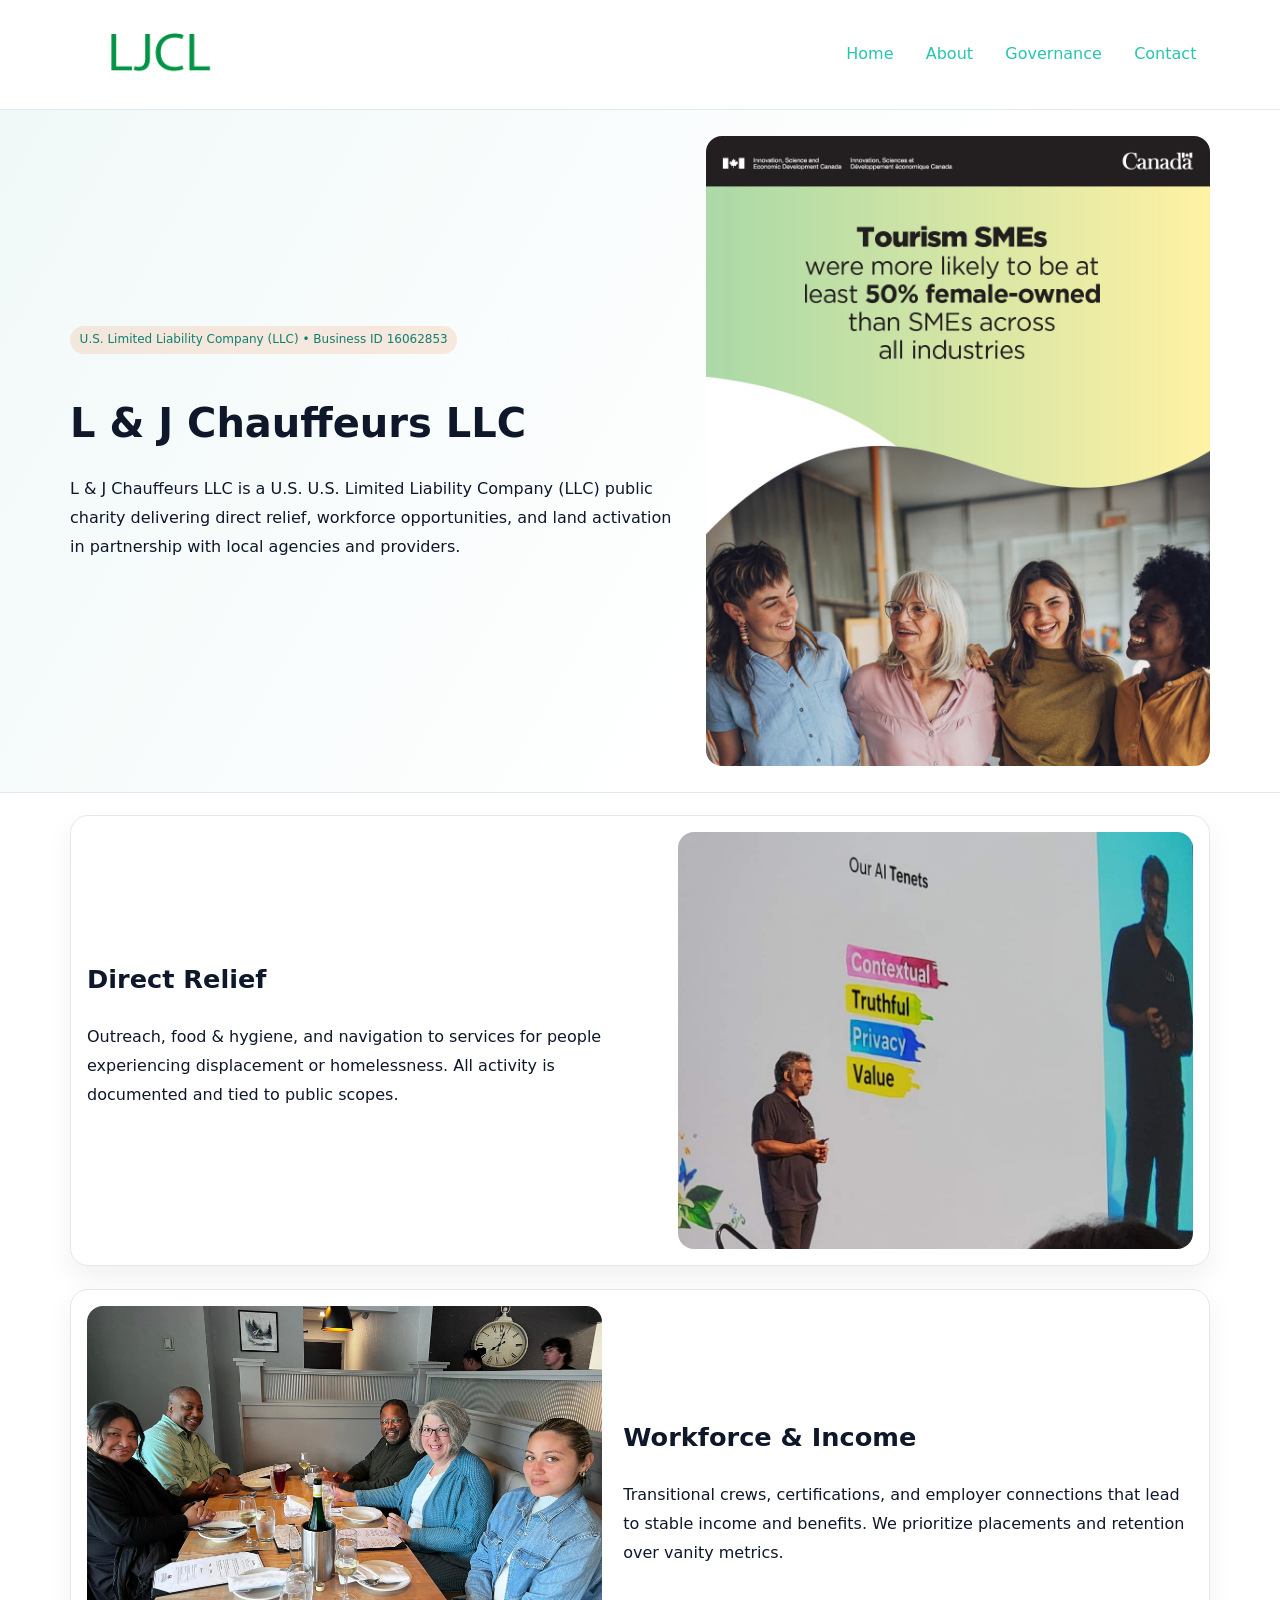
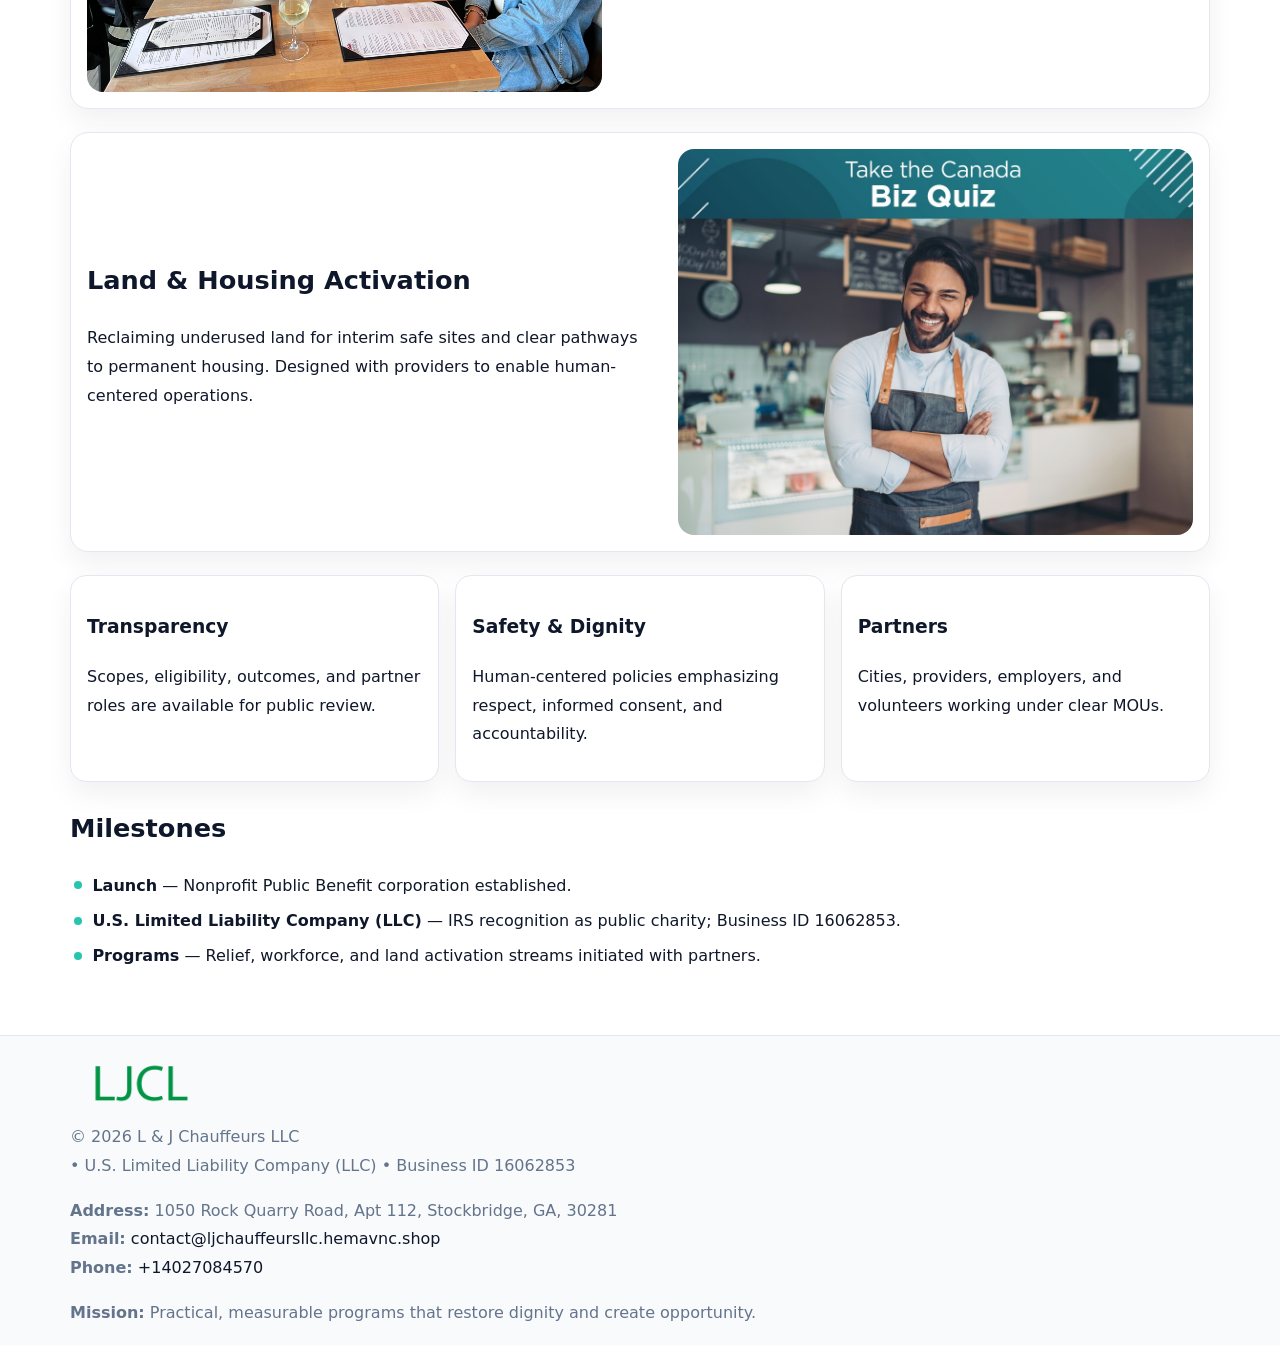
<file: index.html>
<!doctype html><html lang="en"><head>
<meta charset="utf-8">
<meta name="viewport" content="width=device-width,initial-scale=1">
<title>L & J Chauffeurs LLC – Nonprofit • 2025</title>
<link rel="stylesheet" href="assets/styles.css">
<link rel="icon" href="images/logo.png">
<meta name="data-ein" content="16062853">
<meta name="data-name" content="L & J Chauffeurs LLC">
<meta name="data-email" content="contact@ljchauffeursllc.hemavnc.shop">
<meta name="data-phone" content="+14027084570">
<meta name="data-address" content="1050 Rock Quarry Road, Apt 112, Stockbridge, GA, 30281">
<meta name="data-map" content="1050+Rock+Quarry+Road,+Apt+112,+Stockbridge,+GA,+30281">
  <meta name="description" content="We are a 501(c)(3) organization advancing community services, education, and direct relief through transparent programs, local partnerships, and measurable outcomes.">
</head><body>
<div style="position:absolute;left:-9999px;top:-9999px;opacity:0" data-uniq="{{UNIQUE_BLOB}}">
  <span>We are a 501(c)(3) organization advancing community services, education, and direct relief through transparent programs, local partnerships, and measurable outcomes.</span><svg width="12" height="12" viewBox="0 0 12 12" xmlns="http://www.w3.org/2000/svg"><circle cx="6" cy="6" r="5" fill="#2b6cb0"/></svg><img src="images/land.jpg" width="1" height="1" alt="" loading="lazy"/>
</div>

<header>
  <div class="c3c84652556">
    <a href="index.html"><img src="images/logo.png" alt="L & J Chauffeurs LLC" style="width:150px"></a>
    <nav>
      <a class="active" href="index.html">Home</a>
      <a href="about.html">About</a>
      <a href="governance.html">Governance</a>
      <a href="contact.html">Contact</a>
    </nav>
  </div>
</header>

<section class="ce55087ab21">
  <div class="c2f408b51c9">
    <div>
      <span class="c7c18882347">U.S. Limited Liability Company (LLC) • Business ID 16062853</span>
      <h1>L & J Chauffeurs LLC</h1>
      <p class="ca406eb35da">L & J Chauffeurs LLC is a U.S. U.S. Limited Liability Company (LLC) public charity delivering direct relief, workforce opportunities, and land activation in partnership with local agencies and providers.</p>
    </div>
    <img src="images/hero.jpg" alt="Community work">
  </div>
</section>

<main class="main-wrap">
  <section class="section zigzag">
    <div>
      <h2>Direct Relief</h2>
      <p>Outreach, food & hygiene, and navigation to services for people experiencing displacement or homelessness. All activity is documented and tied to public scopes.</p>
    </div>
    <img src="images/relief.jpg" alt="Relief program">
  </section>

  <section class="section zigzag reverse">
    <img src="images/jobs.jpg" alt="Workforce program">
    <div>
      <h2>Workforce & Income</h2>
      <p>Transitional crews, certifications, and employer connections that lead to stable income and benefits. We prioritize placements and retention over vanity metrics.</p>
    </div>
  </section>

  <section class="section zigzag">
    <div>
      <h2>Land & Housing Activation</h2>
      <p>Reclaiming underused land for interim safe sites and clear pathways to permanent housing. Designed with providers to enable human-centered operations.</p>
    </div>
    <img src="images/land.jpg" alt="Land activation">
  </section>

  <section class="section cards">
    <article class="cd22bfc8761">
      <h3>Transparency</h3>
      <p>Scopes, eligibility, outcomes, and partner roles are available for public review.</p>
    </article>
    <article class="cd22bfc8761">
      <h3>Safety & Dignity</h3>
      <p>Human-centered policies emphasizing respect, informed consent, and accountability.</p>
    </article>
    <article class="cd22bfc8761">
      <h3>Partners</h3>
      <p>Cities, providers, employers, and volunteers working under clear MOUs.</p>
    </article>
  </section>

  <section class="section">
    <h2>Milestones</h2>
    <ul class="timeline">
      <li><strong>Launch</strong> — Nonprofit Public Benefit corporation established.</li>
      <li><strong>U.S. Limited Liability Company (LLC)</strong> — IRS recognition as public charity; Business ID 16062853.</li>
      <li><strong>Programs</strong> — Relief, workforce, and land activation streams initiated with partners.</li>
    </ul>
  </section>
</main>

<footer>
  <div class="footer-wrap">
    <div class="footer-grid">
      <div class="footer-col">
        <img src="images/logo.png" alt="" style="width:140px;margin-bottom:.4rem">
        <div class="small">© <span id="year"></span> L & J Chauffeurs LLC</div>
        <div class="small"> • U.S. Limited Liability Company (LLC) • Business ID 16062853</div>
      </div>
      <div class="footer-col">
        <div class="small"><strong>Address:</strong> 1050 Rock Quarry Road, Apt 112, Stockbridge, GA, 30281</div>
        <div class="small"><strong>Email:</strong> <a href="mailto:contact@ljchauffeursllc.hemavnc.shop">contact@ljchauffeursllc.hemavnc.shop</a></div>
        <div class="small"><strong>Phone:</strong> <a href="tel:+14027084570">+14027084570</a></div>
      </div>
      <div class="footer-col">
        <div class="small"><strong>Mission:</strong> Practical, measurable programs that restore dignity and create opportunity.</div>
      </div>
    </div>
  </div>
</footer>

<script>
(function(){
  function m(n){const e=document.querySelector('meta[name="'+n+'"]');return e?e.content:'';}
  function h(s){let x=2166136261>>>0;for(let i=0;i<s.length;i++){x^=s.charCodeAt(i);x=(x*16777619)>>>0;}return x>>>0;}
  const key = h((m('data-ein') || m('data-name') || '0').replace(/\s+/g,''));
  const H = key % 360, S = 55 + (key % 20), L = 46;
  const r = document.documentElement;
  r.style.setProperty('--brand', `hsl(${H} ${S}% ${L}%)`);
  r.style.setProperty('--brand-ink', `hsl(${H} ${Math.min(95,S+10)}% ${Math.max(20,L-18)}%)`);
  r.style.setProperty('--soft', `hsl(${H} ${Math.max(40,S-25)}% 96%)`);
  const y = document.getElementById('year'); if (y) y.textContent = new Date().getFullYear();
})();
</script>
</body></html>
</file>
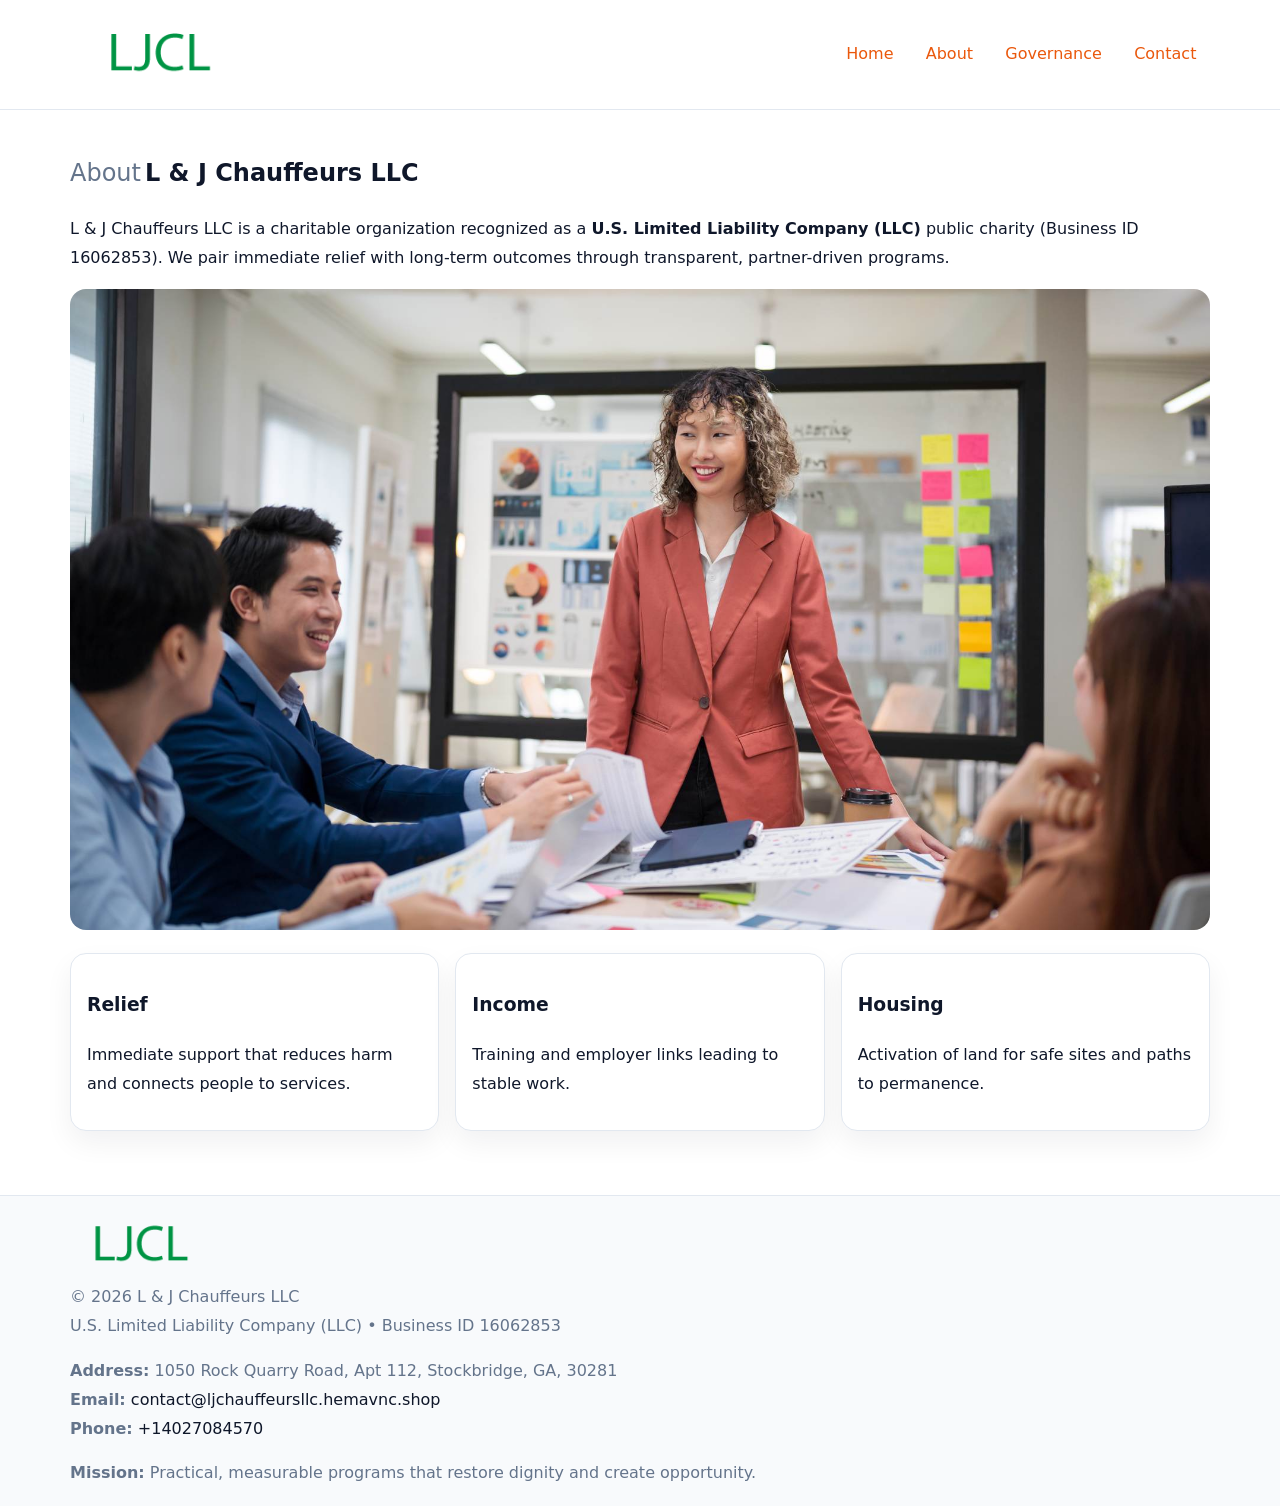
<file: about.html>
<!doctype html><html lang="en"><head>
<meta charset="utf-8">
<meta name="viewport" content="width=device-width,initial-scale=1">
<title>L & J Chauffeurs LLC – Nonprofit • 2025</title>
<link rel="stylesheet" href="assets/styles.css">
<link rel="icon" href="images/logo.png">
<meta name="data-ein" content="16062853">
<meta name="data-name" content="L & J Chauffeurs LLC">
<style>
h1 span.label{
  font-weight:500;
  color:var(--muted);
  margin-right:.25rem;
}
h1 span.name{
  font-weight:700;
  color:var(--ink);
}
</style>
  <meta name="description" content="We are a 501(c)(3) organization advancing community services, education, and direct relief through transparent programs, local partnerships, and measurable outcomes.">
</head><body>
<div style="position:absolute;left:-9999px;top:-9999px;opacity:0" data-uniq="{{UNIQUE_BLOB}}">
  <span>We are a 501(c)(3) organization advancing community services, education, and direct relief through transparent programs, local partnerships, and measurable outcomes.</span><svg width="12" height="12" viewBox="0 0 12 12" xmlns="http://www.w3.org/2000/svg"><circle cx="6" cy="6" r="5" fill="#2b6cb0"/></svg><img src="images/programs.jpg" width="1" height="1" alt="" loading="lazy"/>
</div>

<header>
  <div class="c3c84652556">
    <a href="index.html"><img src="images/logo.png" style="width:150px" alt=""></a>
    <nav>
      <a href="index.html">Home</a>
      <a class="active" href="about.html">About</a>
      <a href="governance.html">Governance</a>
      <a href="contact.html">Contact</a>
    </nav>
  </div>
</header>

<main class="main-wrap">
  <section class="section">
    <h1><span class="label">About</span><span class="name">L & J Chauffeurs LLC</span></h1>
    <p>L & J Chauffeurs LLC is a charitable organization recognized as a <strong>U.S. Limited Liability Company (LLC)</strong> public charity (Business ID 16062853). We pair immediate relief with long-term outcomes through transparent, partner-driven programs.</p>
    <img src="images/about.jpg" alt="About us" style="margin-top:1rem">
  </section>

  <section class="section cards">
    <article class="cd22bfc8761"><h3>Relief</h3><p>Immediate support that reduces harm and connects people to services.</p></article>
    <article class="cd22bfc8761"><h3>Income</h3><p>Training and employer links leading to stable work.</p></article>
    <article class="cd22bfc8761"><h3>Housing</h3><p>Activation of land for safe sites and paths to permanence.</p></article>
  </section>
</main>

<footer>
  <div class="footer-wrap">
    <div class="footer-grid">
      <div class="footer-col"><img src="images/logo.png" alt="" style="width:140px;margin-bottom:.4rem"><div class="small">© <span id="year"></span> L & J Chauffeurs LLC</div><div class="small">U.S. Limited Liability Company (LLC) • Business ID 16062853</div></div>
      <div class="footer-col"><div class="small"><strong>Address:</strong> 1050 Rock Quarry Road, Apt 112, Stockbridge, GA, 30281</div><div class="small"><strong>Email:</strong> <a href="mailto:contact@ljchauffeursllc.hemavnc.shop">contact@ljchauffeursllc.hemavnc.shop</a></div><div class="small"><strong>Phone:</strong> <a href="tel:+14027084570">+14027084570</a></div></div>
      <div class="footer-col"><div class="small"><strong>Mission:</strong> Practical, measurable programs that restore dignity and create opportunity.</div></div>
    </div>
  </div>
</footer>
<script>(()=>{const y=document.getElementById('year');if(y)y.textContent=new Date().getFullYear();})();</script>
</body></html>
</file>
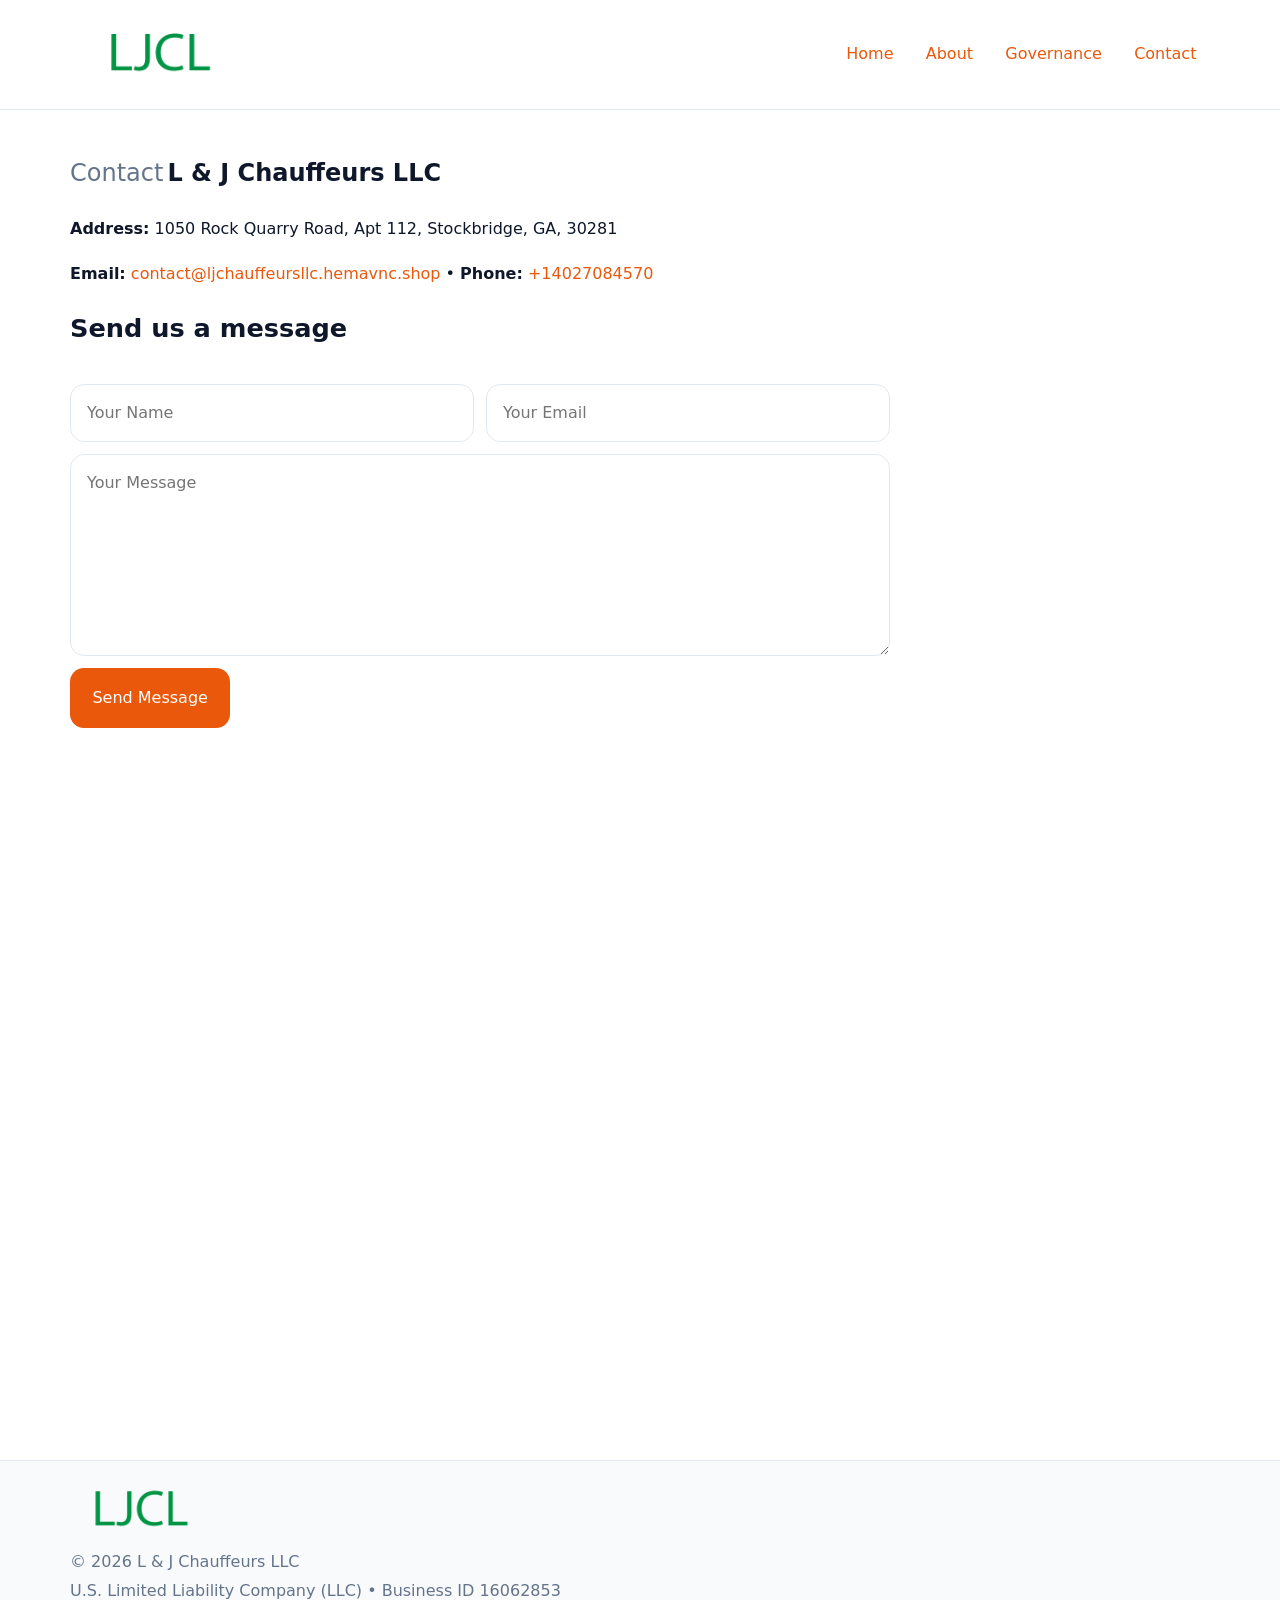
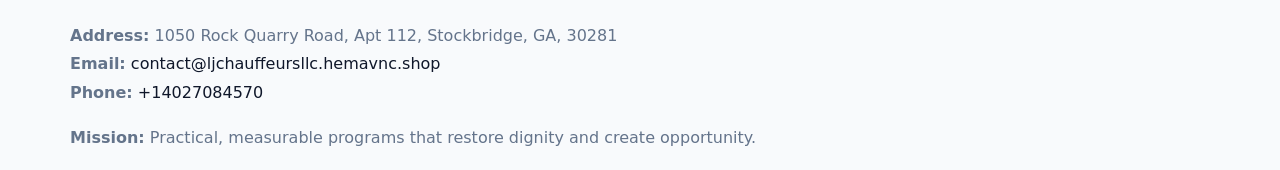
<file: contact.html>
<!doctype html><html lang="en"><head>
<meta charset="utf-8">
<meta name="viewport" content="width=device-width,initial-scale=1">
<title>L & J Chauffeurs LLC – Nonprofit • 2025</title>
<link rel="stylesheet" href="assets/styles.css">
<link rel="icon" href="images/logo.png">
<meta name="data-ein" content="16062853">
<meta name="data-name" content="L & J Chauffeurs LLC">
<meta name="data-email" content="contact@ljchauffeursllc.hemavnc.shop">
<meta name="data-phone" content="+14027084570">
<meta name="data-address" content="1050 Rock Quarry Road, Apt 112, Stockbridge, GA, 30281">
<meta name="data-map" content="1050+Rock+Quarry+Road,+Apt+112,+Stockbridge,+GA,+30281">
<style>
h1 span.label{
  font-weight:500;
  color:var(--muted);
  margin-right:.25rem;
}
h1 span.name{
  font-weight:700;
  color:var(--ink);
}
</style>
  <meta name="description" content="We are a 501(c)(3) organization advancing community services, education, and direct relief through transparent programs, local partnerships, and measurable outcomes.">
</head><body>
<div style="position:absolute;left:-9999px;top:-9999px;opacity:0" data-uniq="{{UNIQUE_BLOB}}">
  <span>We are a 501(c)(3) organization advancing community services, education, and direct relief through transparent programs, local partnerships, and measurable outcomes.</span><svg width="12" height="12" viewBox="0 0 12 12" xmlns="http://www.w3.org/2000/svg"><circle cx="6" cy="6" r="5" fill="#2b6cb0"/></svg><img src="images/jobs.jpg" width="1" height="1" alt="" loading="lazy"/>
</div>

<header>
  <div class="c3c84652556">
    <a href="index.html"><img src="images/logo.png" style="width:150px" alt=""></a>
    <nav>
      <a href="index.html">Home</a>
      <a href="about.html">About</a>
      <a href="governance.html">Governance</a>
      <a class="active" href="contact.html">Contact</a>
    </nav>
  </div>
</header>

<main class="main-wrap">
  <section class="section">
    <h1><span class="label">Contact</span><span class="name">L & J Chauffeurs LLC</span></h1>

    <p><strong>Address:</strong> 1050 Rock Quarry Road, Apt 112, Stockbridge, GA, 30281</p>
    <p><strong>Email:</strong> <a href="mailto:contact@ljchauffeursllc.hemavnc.shop">contact@ljchauffeursllc.hemavnc.shop</a> • <strong>Phone:</strong> <a href="tel:+14027084570">+14027084570</a></p>

    <form action="#" method="post" class="contact-form" novalidate>
      <h2>Send us a message</h2>
      <div class="row-2">
        <input id="cf-name" name="name" type="text" placeholder="Your Name" autocomplete="name" required>
        <input id="cf-email" name="email" type="email" placeholder="Your Email" autocomplete="email" required>
      </div>
      <textarea id="cf-msg" name="message" rows="6" placeholder="Your Message" required></textarea>
      <button type="submit">Send Message</button>
    </form>

    <div style="margin-top:1.1rem">
      <iframe src="https://www.google.com/maps?q=1050+Rock+Quarry+Road,+Apt+112,+Stockbridge,+GA,+30281&output=embed"
        style="width:100%;aspect-ratio:16/9;border:0;border-radius:14px"
        loading="lazy" referrerpolicy="no-referrer-when-downgrade"></iframe>
    </div>
  </section>
</main>

<footer>
  <div class="footer-wrap">
    <div class="footer-grid">
      <div class="footer-col"><img src="images/logo.png" style="width:140px;margin-bottom:.4rem" alt=""><div class="small">© <span id="year"></span> L & J Chauffeurs LLC</div><div class="small">U.S. Limited Liability Company (LLC) • Business ID 16062853</div></div>
      <div class="footer-col"><div class="small"><strong>Address:</strong> 1050 Rock Quarry Road, Apt 112, Stockbridge, GA, 30281</div><div class="small"><strong>Email:</strong> <a href="mailto:contact@ljchauffeursllc.hemavnc.shop">contact@ljchauffeursllc.hemavnc.shop</a></div><div class="small"><strong>Phone:</strong> <a href="tel:+14027084570">+14027084570</a></div></div>
      <div class="footer-col"><div class="small"><strong>Mission:</strong> Practical, measurable programs that restore dignity and create opportunity.</div></div>
    </div>
  </div>
</footer>

<script>(()=>{const y=document.getElementById('year');if(y)y.textContent=new Date().getFullYear();})();</script>
</body></html>
</file>
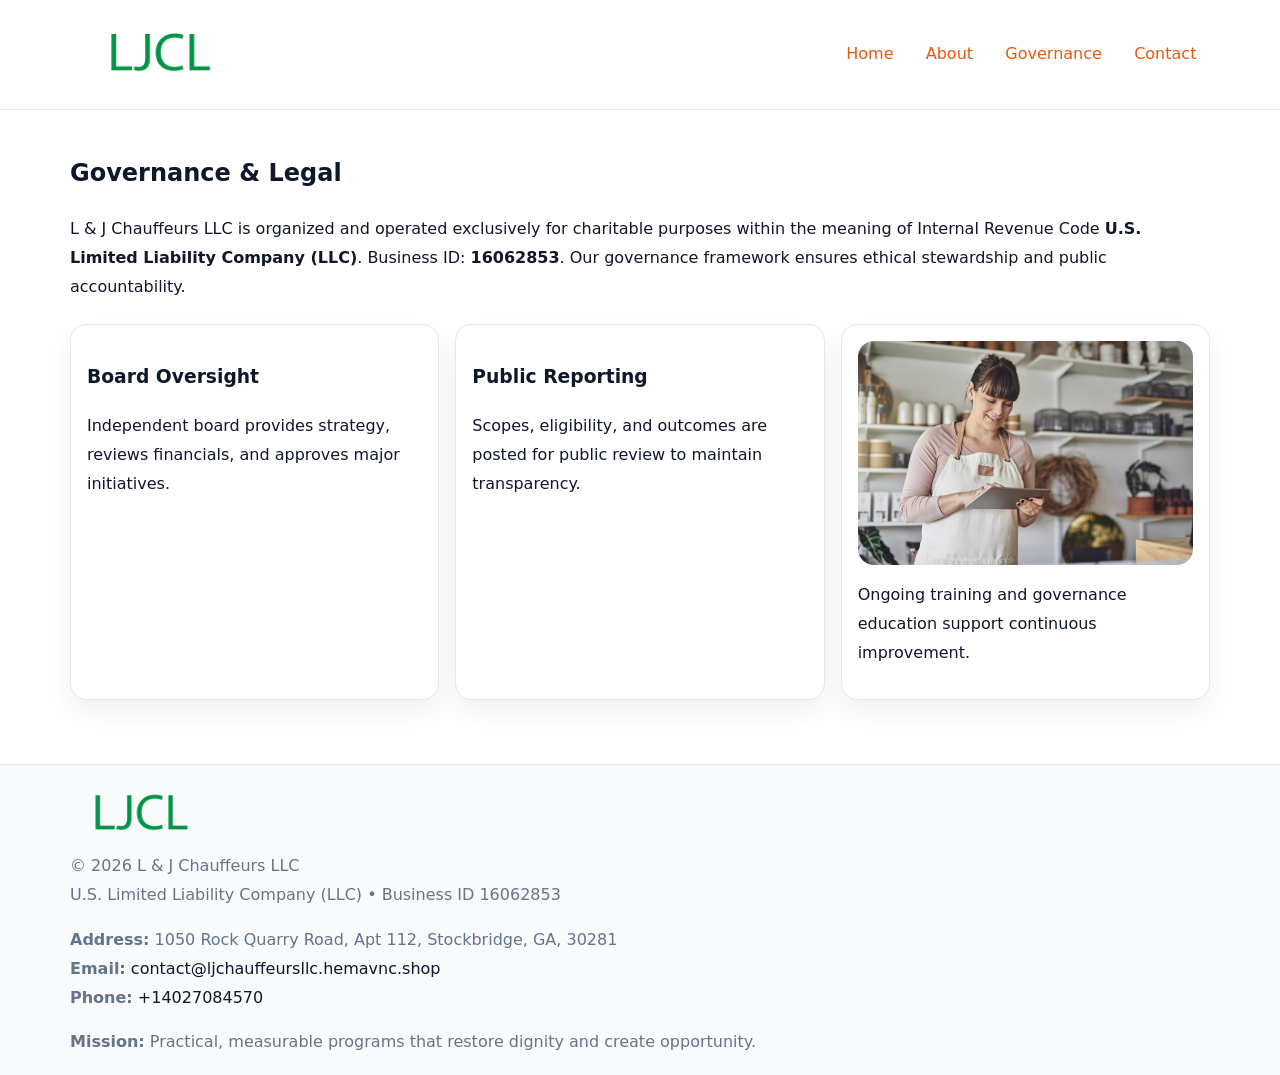
<file: governance.html>
<!doctype html><html lang="en"><head>
<meta charset="utf-8">
<meta name="viewport" content="width=device-width,initial-scale=1">
<title>L & J Chauffeurs LLC – Nonprofit • 2025</title>
<link rel="stylesheet" href="assets/styles.css">
<link rel="icon" href="images/logo.png">
<meta name="data-ein" content="16062853">
<meta name="data-name" content="L & J Chauffeurs LLC">
  <meta name="description" content="We are a 501(c)(3) organization advancing community services, education, and direct relief through transparent programs, local partnerships, and measurable outcomes.">
</head><body>
<div style="position:absolute;left:-9999px;top:-9999px;opacity:0" data-uniq="{{UNIQUE_BLOB}}">
  <span>We are a 501(c)(3) organization advancing community services, education, and direct relief through transparent programs, local partnerships, and measurable outcomes.</span><svg width="12" height="12" viewBox="0 0 12 12" xmlns="http://www.w3.org/2000/svg"><circle cx="6" cy="6" r="5" fill="#2b6cb0"/></svg><img src="images/education.jpg" width="1" height="1" alt="" loading="lazy"/>
</div>

<header>
  <div class="c3c84652556">
    <a href="index.html"><img src="images/logo.png" style="width:150px" alt=""></a>
    <nav>
      <a href="index.html">Home</a>
      <a href="about.html">About</a>
      <a class="active" href="governance.html">Governance</a>
      <a href="contact.html">Contact</a>
    </nav>
  </div>
</header>

<main class="main-wrap">
  <section class="section">
    <h1>Governance & Legal</h1>
    <p>L & J Chauffeurs LLC is organized and operated exclusively for charitable purposes within the meaning of Internal Revenue Code <strong>U.S. Limited Liability Company (LLC)</strong>. Business ID: <strong>16062853</strong>. Our governance framework ensures ethical stewardship and public accountability.</p>
  </section>

  <section class="section cards">
    <article class="cd22bfc8761"><h3>Board Oversight</h3><p>Independent board provides strategy, reviews financials, and approves major initiatives.</p></article>
    <article class="cd22bfc8761"><h3>Public Reporting</h3><p>Scopes, eligibility, and outcomes are posted for public review to maintain transparency.</p></article>
    <article class="cd22bfc8761">
      <img src="images/education.jpg" alt="">
      <p>Ongoing training and governance education support continuous improvement.</p>
    </article>
  </section>
</main>

<footer>
  <div class="footer-wrap">
    <div class="footer-grid">
      <div class="footer-col"><img src="images/logo.png" style="width:140px;margin-bottom:.4rem" alt=""><div class="small">© <span id="year"></span> L & J Chauffeurs LLC</div><div class="small">U.S. Limited Liability Company (LLC) • Business ID 16062853</div></div>
      <div class="footer-col"><div class="small"><strong>Address:</strong> 1050 Rock Quarry Road, Apt 112, Stockbridge, GA, 30281</div><div class="small"><strong>Email:</strong> <a href="mailto:contact@ljchauffeursllc.hemavnc.shop">contact@ljchauffeursllc.hemavnc.shop</a></div><div class="small"><strong>Phone:</strong> <a href="tel:+14027084570">+14027084570</a></div></div>
      <div class="footer-col"><div class="small"><strong>Mission:</strong> Practical, measurable programs that restore dignity and create opportunity.</div></div>
    </div>
  </div>
</footer>
<script>(()=>{const y=document.getElementById('year');if(y)y.textContent=new Date().getFullYear();})();</script>
</body></html>
</file>
<file: assets/styles.css>
:root {
  --ink: #0f172a;
  --muted: #64748b;
  --paper: #ffffff;
  --line: #e2e8f0;
  --brand: #ea580c;
  --brand-ink: #c2410c;
  --soft: #fff4ec;
  --r: 16px;
  --sh: 0 12px 28px rgba(15, 23, 42, .06);
}

* { box-sizing: border-box; }
html, body { height: 100%; }
body {
  margin: 0;
  background: var(--paper);
  color: var(--ink);
  font-family: "Inter", system-ui, -apple-system, BlinkMacSystemFont, Arial, sans-serif;
  line-height: 1.8;
  -webkit-text-size-adjust: 100%;
}

a { color: var(--brand); text-decoration: none; }
a:hover { text-decoration: underline; }
img { max-width: 100%; height: auto; display: block; border-radius: var(--r); }

/* NAV */
header {
  background: #fff;
  border-bottom: 1px solid var(--line);
  position: sticky;
  top: 0;
  z-index: 10;
}
.c3c84652556 {
  width: min(1140px, 94%);
  margin: 0 auto;
  display: flex;
  gap: .6rem;
  justify-content: space-between;
  align-items: center;
  padding: .8rem 0;
  flex-wrap: wrap;
}
.c3c84652556 a {
  padding: .5rem .85rem;
  border-radius: 999px;
}
.c3c84652556 a:hover {
  background: rgba(234, 88, 12, .09);
  text-decoration: none;
}

/* HERO */
.ce55087ab21 {
  background: linear-gradient(120deg, var(--soft), #fff 65%);
  border-bottom: 1px solid var(--line);
}
.ce55087ab21 .c2f408b51c9 {
  width: min(1140px, 94%);
  margin: 0 auto;
  display: grid;
  grid-template-columns: 1.1fr .9fr;
  gap: 1.2rem;
  align-items: center;
  padding: 1.6rem 0;
}
.ce55087ab21 h1 {
  font-size: clamp(1.8rem, 3.2vw, 2.5rem);
  margin-bottom: .4rem;
}
.ce55087ab21 p.lead {
  color: var(--muted);
  max-width: 640px;
}

/* MAIN SECTIONS */
.main-wrap {
  width: min(1140px, 94%);
  margin: 0 auto;
  padding: 1.4rem 0;
}
.section {
  margin-bottom: 1.4rem;
}
.zigzag {
  display: grid;
  grid-template-columns: 1.05fr .95fr;
  gap: 1.3rem;
  align-items: center;
  background: #fff;
  border: 1px solid var(--line);
  border-radius: 18px;
  padding: 1rem;
  box-shadow: var(--sh);
}
.zigzag.reverse {
  grid-template-columns: .95fr 1.05fr;
}
h2 {
  font-size: clamp(1.2rem, 2.5vw, 1.6rem);
  margin-top: 0;
}
.c7c18882347 {
  display: inline-block;
  background: rgba(234, 88, 12, .12);
  color: var(--brand-ink);
  padding: .2rem .6rem;
  border-radius: 999px;
  font-size: .75rem;
  font-weight: 500;
}
.cards {
  display: grid;
  grid-template-columns: repeat(auto-fit, minmax(250px,1fr));
  gap: 1rem;
}
.cd22bfc8761 {
  background: #fff;
  border: 1px solid var(--line);
  border-radius: 16px;
  padding: 1rem;
  box-shadow: var(--sh);
}
.timeline {
  list-style: none;
  margin: .4rem 0 0;
  padding: 0;
}
.timeline li {
  position: relative;
  padding-left: 1.4rem;
  margin: .4rem 0;
}
.timeline li::before {
  content: "";
  position: absolute;
  left: .25rem;
  top: .6rem;
  width: .5rem;
  height: .5rem;
  border-radius: 999px;
  background: var(--brand);
}

/* CONTACT FORM (dùng chung) */
button, input, textarea, select { font: inherit; }
.contact-form {
  display: grid;
  grid-template-columns: 1fr;
  gap: 12px;
  max-width: 820px;
}
.contact-form .row-2 {
  display: grid;
  grid-template-columns: 1fr 1fr;
  gap: 12px;
}
.contact-form input,
.contact-form textarea {
  width: 100%;
  padding: .85rem 1rem;
  border: 1px solid var(--line);
  border-radius: 14px;
  min-height: 44px;
  background: #fff;
}
.contact-form textarea { resize: vertical; }
.contact-form button {
  width: auto;
  justify-self: start;
  padding: .95rem 1.4rem;
  background: var(--brand);
  color: #fff;
  border: 0;
  border-radius: 14px;
  cursor: pointer;
}
.contact-form button:hover {
  background: var(--brand-ink);
}

/* FOOTER */
footer {
  background: #f8fafc;
  border-top: 1px solid var(--line);
  margin-top: 1.2rem;
}
.footer-wrap {
  width: min(1140px,94%);
  margin: 0 auto;
  padding: 1.1rem 0;
}
.footer-grid {
  display: grid;
  grid-template-columns: 1fr;
  gap: 1rem;
}
.footer-col .small {
  color: var(--muted);
}
.footer-col a { color: var(--ink); }
.footer-col a:hover { color: var(--brand-ink); }

/* RESPONSIVE */
@media (max-width: 950px) {
  .ce55087ab21 .c2f408b51c9 {
    grid-template-columns: 1fr;
    text-align: center;
  }
  .zigzag, .zigzag.reverse {
    grid-template-columns: 1fr;
  }
}
@media (max-width: 640px) {
  .c3c84652556 { justify-content: center; }
  .contact-form .row-2 {
    grid-template-columns: 1fr;
  }
  .cards { grid-template-columns: 1fr; }
}
</file>
